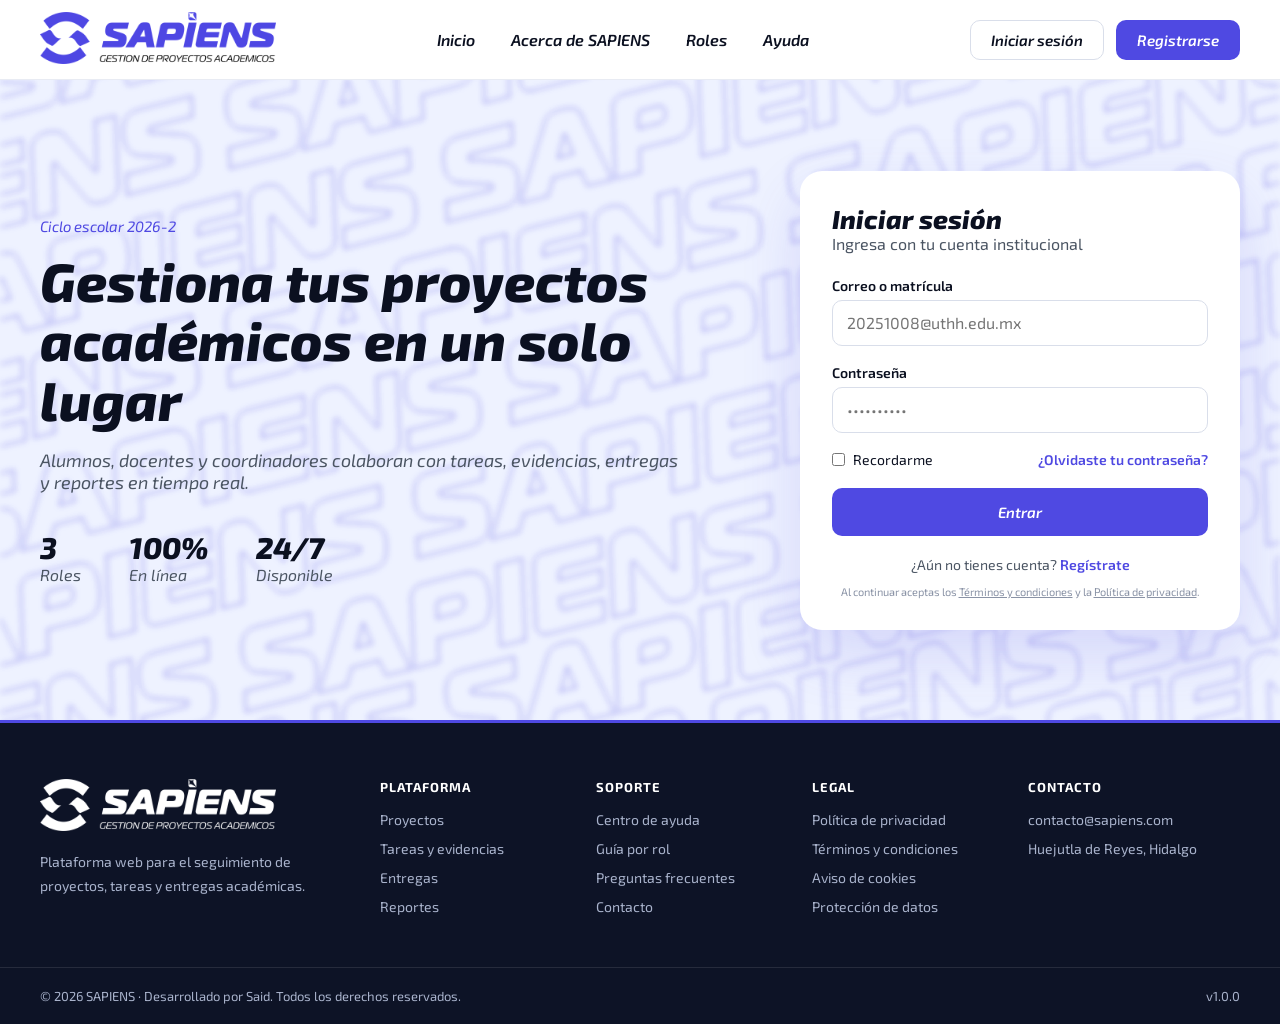
<file: index.html>
<!DOCTYPE html>
<html lang="es">
<head>
  <meta charset="UTF-8">
  <meta name="viewport" content="width=device-width, initial-scale=1.0">
  <title>SAPIENS | Gestión de proyectos académicos</title>
  <link rel="icon" href="assets/img/isotipo.png">
  <link href="https://fonts.googleapis.com/css2?family=Exo+2:ital,wght@0,500;1,600;1,800&display=swap" rel="stylesheet">
  <link rel="stylesheet" href="css/styles.css">
</head>
<body>

  <header class="header">
    <a href="#inicio"><img class="logo" src="assets/img/logo-completo.png" alt="SAPIENS"></a>
    <nav class="nav">
      <a href="#inicio">Inicio</a>
      <a href="acerca.html">Acerca de SAPIENS</a>
      <a href="#roles">Roles</a>
      <a href="#ayuda">Ayuda</a>
    </nav>
    <div class="botones">
      <a href="#login" class="btn btn-claro">Iniciar sesión</a>
      <a href="registro.html" class="btn btn-morado">Registrarse</a>
    </div>
  </header>

  <main class="hero" id="inicio">
    <div class="hero-texto">
      <small>Ciclo escolar 2026-2</small>
      <h1>Gestiona tus proyectos académicos en un solo lugar</h1>
      <p>Alumnos, docentes y coordinadores colaboran con tareas, evidencias, entregas y reportes en tiempo real.</p>
      <div class="stats">
        <div><strong>3</strong><span>Roles</span></div>
        <div><strong>100%</strong><span>En línea</span></div>
        <div><strong>24/7</strong><span>Disponible</span></div>
      </div>
    </div>

    <form class="login" id="login">
      <h2>Iniciar sesión</h2>
      <p class="sub">Ingresa con tu cuenta institucional</p>

      <label for="usuario">Correo o matrícula</label>
      <input type="text" id="usuario" placeholder="20251008@uthh.edu.mx">

      <label for="password">Contraseña</label>
      <input type="password" id="password" placeholder="••••••••••">

      <div class="fila">
        <label class="check"><input type="checkbox"> Recordarme</label>
        <a href="#">¿Olvidaste tu contraseña?</a>
      </div>
      <p id="mensaje" class="mensaje"></p>
      <button type="submit" class="btn btn-morado">Entrar</button>

      <p class="registro">¿Aún no tienes cuenta? <a href="registro.html">Regístrate</a></p>
      <p class="legal">Al continuar aceptas los <a href="#">Términos y condiciones</a> y la <a href="#">Política de privacidad</a>.</p>
    </form>
  </main>

  <footer class="footer">
    <div class="footer-grid">
      <div>
        <img class="logo" src="assets/img/logo-completo-blanco.png" alt="SAPIENS">
        <p>Plataforma web para el seguimiento de proyectos, tareas y entregas académicas.</p>
      </div>
      <div>
        <h3>Plataforma</h3>
        <a href="#">Proyectos</a>
        <a href="#">Tareas y evidencias</a>
        <a href="#">Entregas</a>
        <a href="#">Reportes</a>
      </div>
      <div>
        <h3>Soporte</h3>
        <a href="#ayuda">Centro de ayuda</a>
        <a href="#">Guía por rol</a>
        <a href="#">Preguntas frecuentes</a>
        <a href="#">Contacto</a>
      </div>
      <div>
        <h3>Legal</h3>
        <a href="#">Política de privacidad</a>
        <a href="#">Términos y condiciones</a>
        <a href="#">Aviso de cookies</a>
        <a href="#">Protección de datos</a>
      </div>
      <div>
        <h3>Contacto</h3>
        <a href="mailto:contacto@sapiens.com">contacto@sapiens.com</a>
        <a>Huejutla de Reyes, Hidalgo</a>
      </div>
    </div>
    <div class="footer-fin">
      <span>© 2026 SAPIENS · Desarrollado por Said. Todos los derechos reservados.</span>
      <span>v1.0.0</span>
    </div>
  </footer>
<script src="js/main.js"></script>
</body>
</html>
</file>
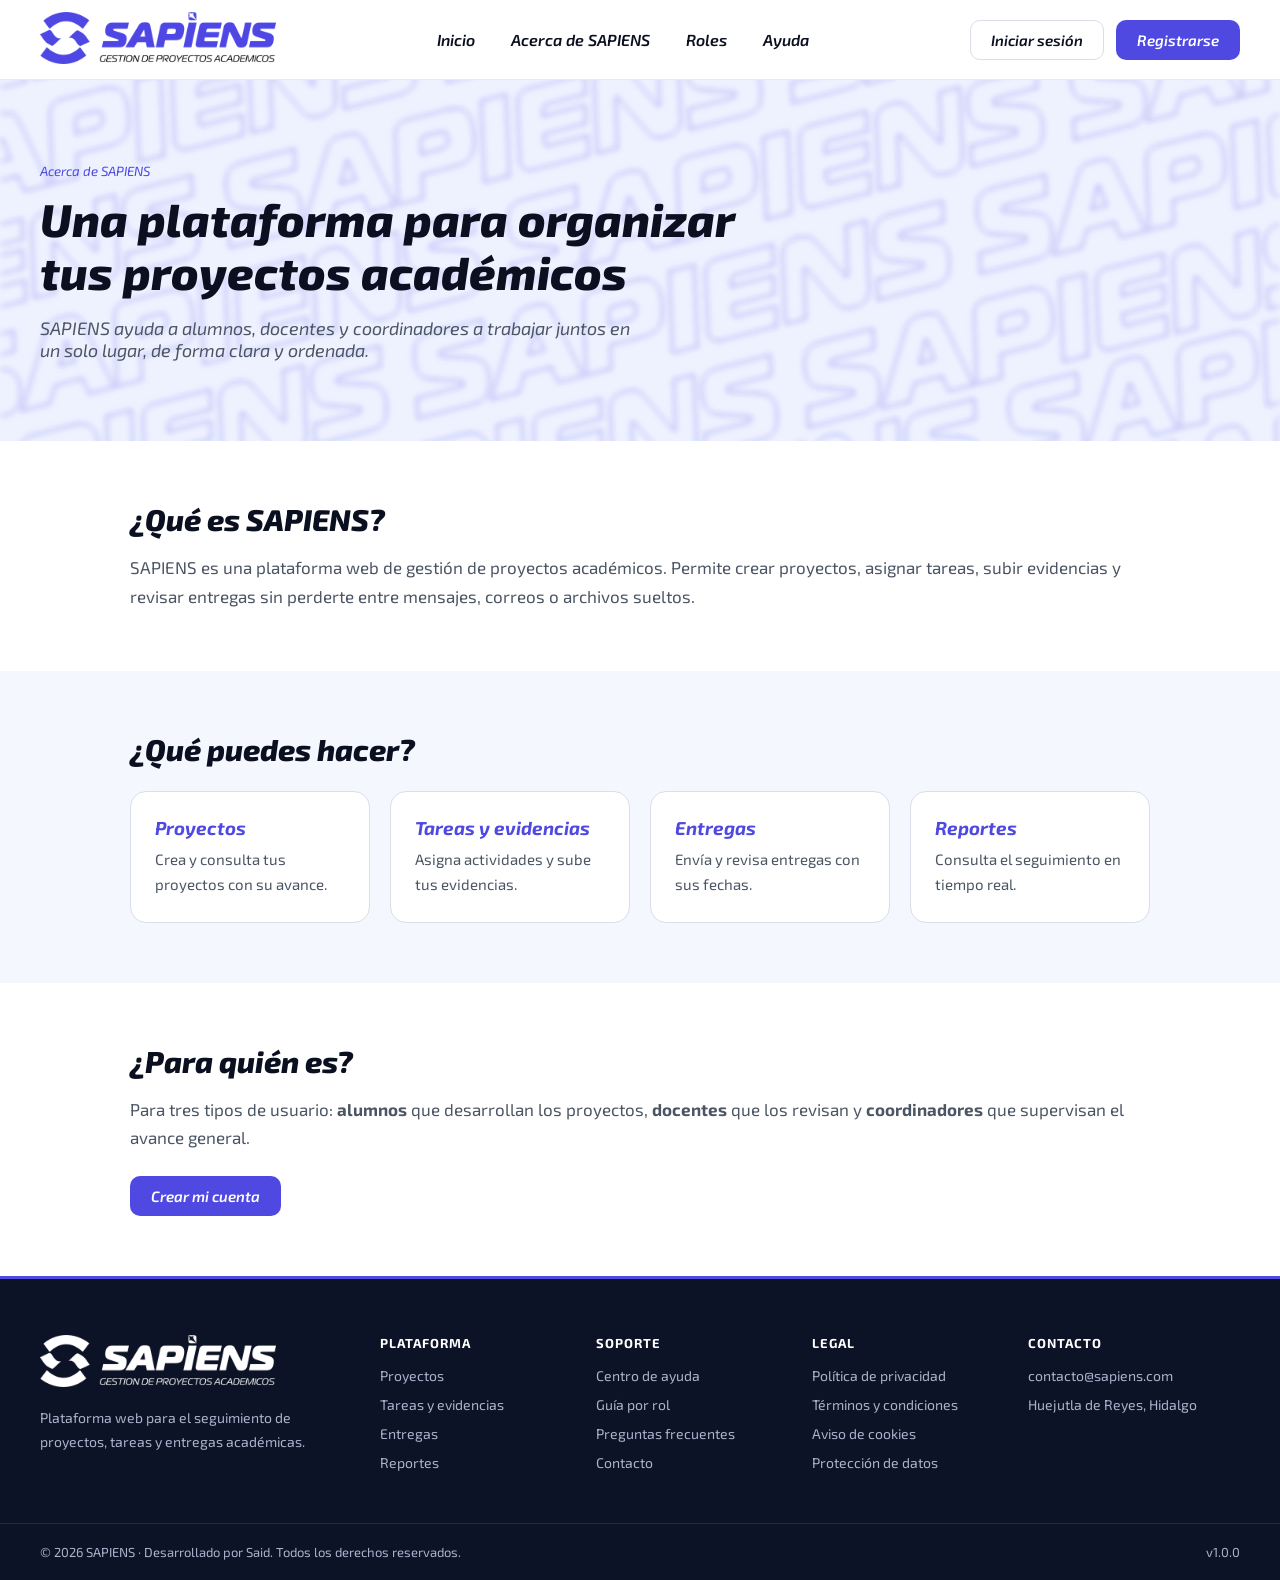
<file: acerca.html>
<!DOCTYPE html>
<html lang="es">
<head>
  <meta charset="UTF-8">
  <meta name="viewport" content="width=device-width, initial-scale=1.0">
  <title>Acerca de SAPIENS</title>
  <link rel="icon" href="assets/img/isotipo.png">
  <link href="https://fonts.googleapis.com/css2?family=Exo+2:ital,wght@0,500;1,600;1,800&display=swap" rel="stylesheet">
  <link rel="stylesheet" href="css/styles.css">
</head>
<body>

  <header class="header">
    <a href="index.html"><img class="logo" src="assets/img/logo-completo.png" alt="SAPIENS"></a>
    <nav class="nav">
      <a href="index.html">Inicio</a>
      <a href="acerca.html">Acerca de SAPIENS</a>
      <a href="roles.html">Roles</a>
      <a href="ayuda.html">Ayuda</a>
    </nav>
    <div class="botones">
      <a href="index.html#login" class="btn btn-claro">Iniciar sesión</a>
      <a href="registro.html" class="btn btn-morado">Registrarse</a>
    </div>
  </header>

  <main>
    <section class="acerca-portada">
      <small>Acerca de SAPIENS</small>
      <h1>Una plataforma para organizar tus proyectos académicos</h1>
      <p>SAPIENS ayuda a alumnos, docentes y coordinadores a trabajar juntos en un solo lugar, de forma clara y ordenada.</p>
    </section>

    <section class="seccion">
      <h2>¿Qué es SAPIENS?</h2>
      <p>
        SAPIENS es una plataforma web de gestión de proyectos académicos.
        Permite crear proyectos, asignar tareas, subir evidencias y revisar
        entregas sin perderte entre mensajes, correos o archivos sueltos.
      </p>
    </section>

    <section class="seccion seccion-gris">
      <h2>¿Qué puedes hacer?</h2>
      <div class="tarjetas">
        <div class="tarjeta">
          <h3>Proyectos</h3>
          <p>Crea y consulta tus proyectos con su avance.</p>
        </div>
        <div class="tarjeta">
          <h3>Tareas y evidencias</h3>
          <p>Asigna actividades y sube tus evidencias.</p>
        </div>
        <div class="tarjeta">
          <h3>Entregas</h3>
          <p>Envía y revisa entregas con sus fechas.</p>
        </div>
        <div class="tarjeta">
          <h3>Reportes</h3>
          <p>Consulta el seguimiento en tiempo real.</p>
        </div>
      </div>
    </section>

    <section class="seccion">
      <h2>¿Para quién es?</h2>
      <p>
        Para tres tipos de usuario: <strong>alumnos</strong> que desarrollan los proyectos,
        <strong>docentes</strong> que los revisan y <strong>coordinadores</strong> que
        supervisan el avance general.
      </p>
      <a href="registro.html" class="btn btn-morado boton-final">Crear mi cuenta</a>
    </section>

  </main>

  <footer class="footer">
    <div class="footer-grid">
      <div>
        <img class="logo" src="assets/img/logo-completo-blanco.png" alt="SAPIENS">
        <p>Plataforma web para el seguimiento de proyectos, tareas y entregas académicas.</p>
      </div>
      <div>
        <h3>Plataforma</h3>
        <a href="#">Proyectos</a>
        <a href="#">Tareas y evidencias</a>
        <a href="#">Entregas</a>
        <a href="#">Reportes</a>
      </div>
      <div>
        <h3>Soporte</h3>
        <a href="ayuda.html">Centro de ayuda</a>
        <a href="#">Guía por rol</a>
        <a href="#">Preguntas frecuentes</a>
        <a href="#">Contacto</a>
      </div>
      <div>
        <h3>Legal</h3>
        <a href="#">Política de privacidad</a>
        <a href="#">Términos y condiciones</a>
        <a href="#">Aviso de cookies</a>
        <a href="#">Protección de datos</a>
      </div>
      <div>
        <h3>Contacto</h3>
        <a href="mailto:contacto@sapiens.com">contacto@sapiens.com</a>
        <a>Huejutla de Reyes, Hidalgo</a>
      </div>
    </div>
    <div class="footer-fin">
      <span>© 2026 SAPIENS · Desarrollado por Said. Todos los derechos reservados.</span>
      <span>v1.0.0</span>
    </div>
  </footer>

</body>
</html>
</file>
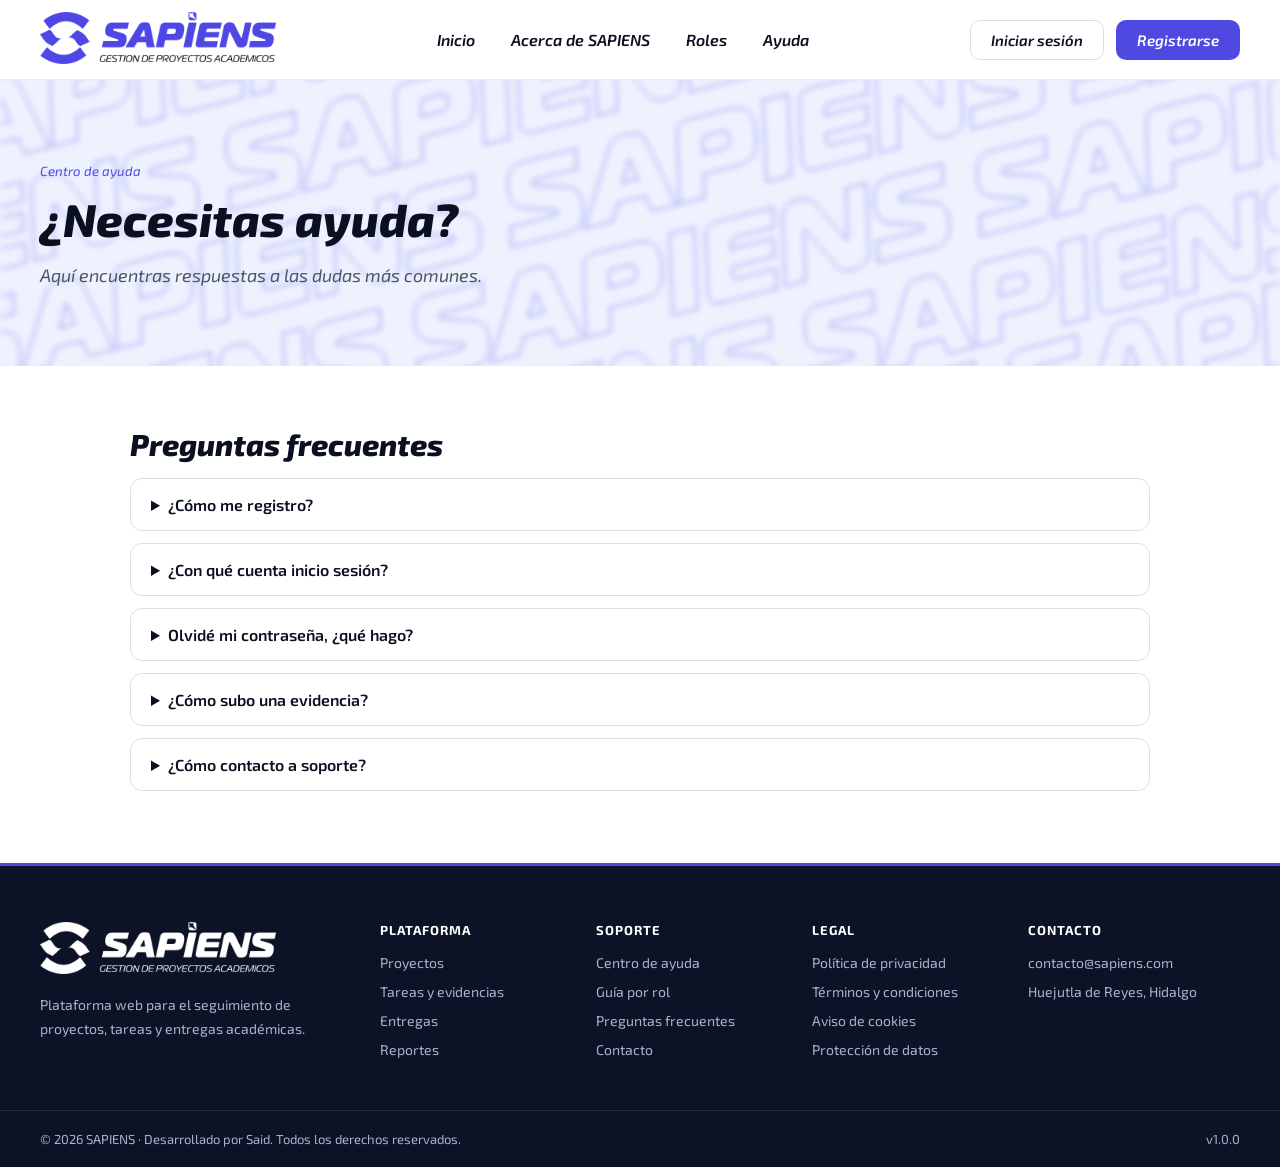
<file: ayuda.html>
<!DOCTYPE html>
<html lang="es">
<head>
  <meta charset="UTF-8">
  <meta name="viewport" content="width=device-width, initial-scale=1.0">
  <title>Ayuda | SAPIENS</title>
  <link rel="icon" href="assets/img/isotipo.png">
  <link href="https://fonts.googleapis.com/css2?family=Exo+2:ital,wght@0,500;1,600;1,800&display=swap" rel="stylesheet">
  <link rel="stylesheet" href="css/styles.css">
</head>
<body>

 
  <header class="header">
    <a href="index.html"><img class="logo" src="assets/img/logo-completo.png" alt="SAPIENS"></a>
    <nav class="nav">
      <a href="index.html">Inicio</a>
      <a href="acerca.html">Acerca de SAPIENS</a>
      <a href="roles.html">Roles</a>
      <a href="ayuda.html">Ayuda</a>
    </nav>
    <div class="botones">
      <a href="index.html#login" class="btn btn-claro">Iniciar sesión</a>
      <a href="registro.html" class="btn btn-morado">Registrarse</a>
    </div>
  </header>


  <main>
    <section class="acerca-portada">
      <small>Centro de ayuda</small>
      <h1>¿Necesitas ayuda?</h1>
      <p>Aquí encuentras respuestas a las dudas más comunes.</p>
    </section>

    <section class="seccion">
      <h2>Preguntas frecuentes</h2>

      <details>
        <summary>¿Cómo me registro?</summary>
        <p>Entra a "Registrarse", elige si eres alumno, docente o coordinador y llena tus datos.</p>
      </details>

      <details>
        <summary>¿Con qué cuenta inicio sesión?</summary>
        <p>Con tu correo institucional o tu matrícula y tu contraseña.</p>
      </details>

      <details>
        <summary>Olvidé mi contraseña, ¿qué hago?</summary>
        <p>En la pantalla de inicio de sesión da clic en "¿Olvidaste tu contraseña?".</p>
      </details>

      <details>
        <summary>¿Cómo subo una evidencia?</summary>
        <p>Abre tu proyecto, entra a la tarea y sube tu archivo en la sección de evidencias.</p>
      </details>

      <details>
        <summary>¿Cómo contacto a soporte?</summary>
        <p>Escríbenos a <a href="mailto:contacto@sapiens.com">contacto@sapiens.com</a>.</p>
      </details>
    </section>
  </main>

  <footer class="footer">
    <div class="footer-grid">
      <div>
        <img class="logo" src="assets/img/logo-completo-blanco.png" alt="SAPIENS">
        <p>Plataforma web para el seguimiento de proyectos, tareas y entregas académicas.</p>
      </div>
      <div>
        <h3>Plataforma</h3>
        <a href="#">Proyectos</a>
        <a href="#">Tareas y evidencias</a>
        <a href="#">Entregas</a>
        <a href="#">Reportes</a>
      </div>
      <div>
        <h3>Soporte</h3>
        <a href="ayuda.html">Centro de ayuda</a>
        <a href="#">Guía por rol</a>
        <a href="#">Preguntas frecuentes</a>
        <a href="#">Contacto</a>
      </div>
      <div>
        <h3>Legal</h3>
        <a href="#">Política de privacidad</a>
        <a href="#">Términos y condiciones</a>
        <a href="#">Aviso de cookies</a>
        <a href="#">Protección de datos</a>
      </div>
      <div>
        <h3>Contacto</h3>
        <a href="mailto:contacto@sapiens.com">contacto@sapiens.com</a>
        <a>Huejutla de Reyes, Hidalgo</a>
      </div>
    </div>
    <div class="footer-fin">
      <span>© 2026 SAPIENS · Desarrollado por Said. Todos los derechos reservados.</span>
      <span>v1.0.0</span>
    </div>
  </footer>
<script src="js/main.js"></script>
</body>
</html>
</file>
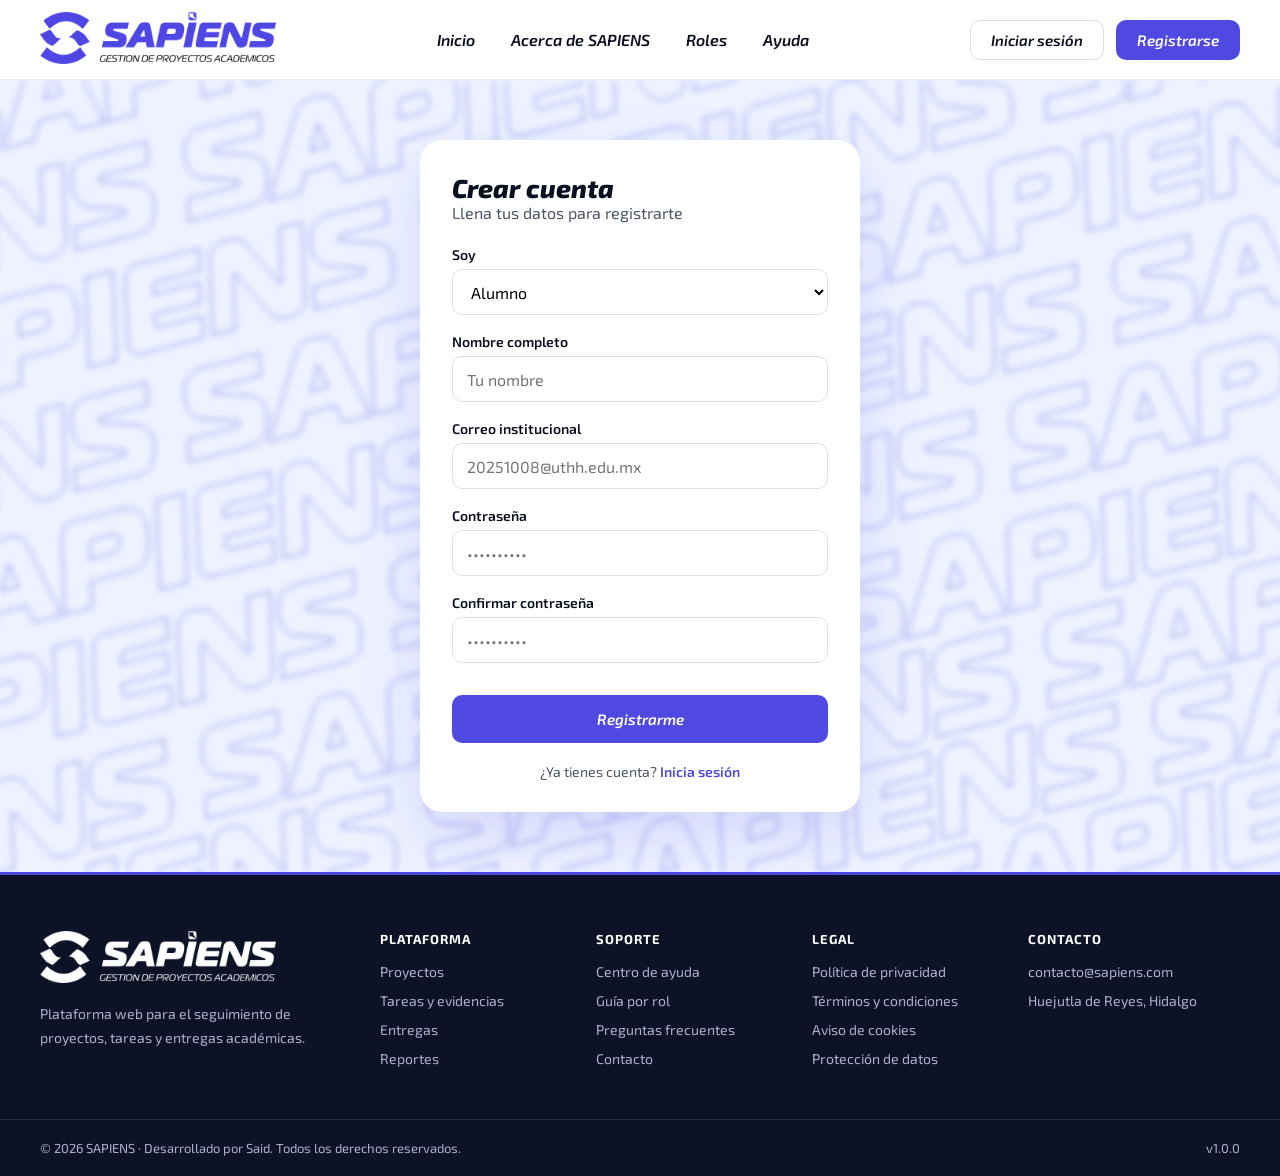
<file: registro.html>
<!DOCTYPE html>
<html lang="es">
<head>
  <meta charset="UTF-8">
  <meta name="viewport" content="width=device-width, initial-scale=1.0">
  <title>Registrarme | SAPIENS</title>
  <link rel="icon" href="assets/img/isotipo.png">
  <link href="https://fonts.googleapis.com/css2?family=Exo+2:ital,wght@0,500;1,600;1,800&display=swap" rel="stylesheet">
  <link rel="stylesheet" href="css/styles.css">
</head>
<body>

  <header class="header">
    <a href="index.html"><img class="logo" src="assets/img/logo-completo.png" alt="SAPIENS"></a>
    <nav class="nav">
      <a href="index.html">Inicio</a>
      <a href="acerca.html">Acerca de SAPIENS</a>
      <a href="roles.html">Roles</a>
      <a href="ayuda.html">Ayuda</a>
    </nav>
    <div class="botones">
      <a href="index.html#login" class="btn btn-claro">Iniciar sesión</a>
      <a href="registro.html" class="btn btn-morado">Registrarse</a>
    </div>
  </header>

  <main class="registro-fondo">
    <form class="login" id="form-registro">
      <h2>Crear cuenta</h2>
      <p class="sub">Llena tus datos para registrarte</p>

      <label for="rol">Soy</label>
      <select id="rol">
        <option>Alumno</option>
        <option>Docente</option>
        <option>Coordinador</option>
      </select>

      <label for="nombre">Nombre completo</label>
      <input type="text" id="nombre" placeholder="Tu nombre">

      <label for="correo">Correo institucional</label>
      <input type="text" id="correo" placeholder="20251008@uthh.edu.mx">

      <label for="pass">Contraseña</label>
      <input type="password" id="pass" placeholder="••••••••••">

      <label for="pass2">Confirmar contraseña</label>
      <input type="password" id="pass2" placeholder="••••••••••">

      <p id="mensaje" class="mensaje"></p>
      <button type="submit" class="btn btn-morado">Registrarme</button>

      <p class="registro">¿Ya tienes cuenta? <a href="index.html#login">Inicia sesión</a></p>
    </form>
  </main>

  <footer class="footer">
    <div class="footer-grid">
      <div>
        <img class="logo" src="assets/img/logo-completo-blanco.png" alt="SAPIENS">
        <p>Plataforma web para el seguimiento de proyectos, tareas y entregas académicas.</p>
      </div>
      <div>
        <h3>Plataforma</h3>
        <a href="#">Proyectos</a>
        <a href="#">Tareas y evidencias</a>
        <a href="#">Entregas</a>
        <a href="#">Reportes</a>
      </div>
      <div>
        <h3>Soporte</h3>
        <a href="ayuda.html">Centro de ayuda</a>
        <a href="#">Guía por rol</a>
        <a href="#">Preguntas frecuentes</a>
        <a href="#">Contacto</a>
      </div>
      <div>
        <h3>Legal</h3>
        <a href="#">Política de privacidad</a>
        <a href="#">Términos y condiciones</a>
        <a href="#">Aviso de cookies</a>
        <a href="#">Protección de datos</a>
      </div>
      <div>
        <h3>Contacto</h3>
        <a href="mailto:contacto@sapiens.com">contacto@sapiens.com</a>
        <a>Huejutla de Reyes, Hidalgo</a>
      </div>
    </div>
    <div class="footer-fin">
      <span>© 2026 SAPIENS · Desarrollado por Said. Todos los derechos reservados.</span>
      <span>v1.0.0</span>
    </div>
  </footer>
<script src="js/main.js"></script>
</body>
</html>
</file>
<file: css/styles.css>
* { margin: 0; padding: 0; box-sizing: border-box; }

:root {
  --morado: #4f49e2;
  --oscuro: #0b1020;
  --gris: #4b5563;
  --borde: #d9deea;
}

body { font-family: "Exo 2", sans-serif; color: var(--gris); }
a { color: inherit; text-decoration: none; }

/* Botones */
.btn {
  display: inline-block;
  padding: 10px 20px;
  border-radius: 10px;
  font: italic 600 15px "Exo 2", sans-serif;
  border: 1px solid transparent;
  cursor: pointer;
}
.btn-morado { background: var(--morado); color: #fff; }
.btn-claro { background: #fff; color: var(--oscuro); border-color: var(--borde); }

/* Header */
.header {
  display: flex;
  align-items: center;
  justify-content: space-between;
  padding: 12px 40px;
  border-bottom: 1px solid #e8ebf3;
}
.logo { height: 52px; }
.nav { display: flex; gap: 36px; }
.nav a { font-style: italic; font-weight: 600; color: var(--oscuro); }
.botones { display: flex; gap: 12px; }

/* Hero */
.hero {
  display: flex;
  align-items: center;
  justify-content: space-between;
  gap: 40px;
  min-height: 640px;
  padding: 60px 40px;
  background: #eef2ff url("../assets/img/fondo-patron.png") center / cover;
}
.hero-texto { max-width: 640px; font-style: italic; }
.hero-texto small { color: var(--morado); font-size: 15px; }
.hero-texto h1 {
  font-size: 54px;
  font-weight: 800;
  line-height: 1.1;
  color: var(--oscuro);
  margin: 16px 0 20px;
}
.hero-texto p { font-size: 18px; margin-bottom: 36px; }

.stats { display: flex; gap: 48px; }
.stats strong { display: block; font-size: 30px; font-weight: 800; color: var(--oscuro); }

/* Login */
.login {
  width: 440px;
  padding: 32px;
  background: #fff;
  border-radius: 22px;
  box-shadow: 0 24px 60px rgba(79, 73, 226, 0.16);
}
.login h2 { font-size: 26px; font-style: italic; font-weight: 800; color: var(--oscuro); }
.sub { margin-bottom: 24px; }
.login label { display: block; margin-bottom: 6px; font-weight: 600; color: var(--oscuro); font-size: 14px; }
.login input[type="text"],
.login input[type="password"] {
  width: 100%;
  height: 46px;
  padding: 0 14px;
  margin-bottom: 18px;
  border: 1px solid var(--borde);
  border-radius: 10px;
  font: inherit;
}
.login input:focus { outline: 2px solid var(--morado); }
.fila { display: flex; justify-content: space-between; margin-bottom: 20px; font-size: 14px; }
.fila a, .registro a { color: var(--morado); font-weight: 600; }
.check { display: flex !important; gap: 8px; font-weight: 400 !important; margin: 0 !important; }
.login .btn { width: 100%; padding: 14px; }
.registro { text-align: center; margin-top: 20px; font-size: 14px; }
.legal { text-align: center; margin-top: 12px; font-size: 11px; color: #8a93a6; }
.legal a { text-decoration: underline; }

/* Footer */
.footer { background: #0d1326; color: #a9b3cc; border-top: 3px solid var(--morado); }
.footer-grid {
  display: grid;
  grid-template-columns: 1.7fr 1fr 1fr 1fr 1.2fr;
  gap: 40px;
  padding: 56px 40px 40px;
}
.footer .logo { margin-bottom: 16px; }
.footer p { font-size: 14px; line-height: 1.7; max-width: 300px; }
.footer h3 { color: #fff; font-size: 13px; letter-spacing: 1px; text-transform: uppercase; margin-bottom: 16px; }
.footer-grid a { display: block; font-size: 14px; margin-bottom: 12px; }
.footer-grid a:hover { color: #fff; }
.footer-fin {
  display: flex;
  justify-content: space-between;
  padding: 20px 40px;
  border-top: 1px solid rgba(255, 255, 255, 0.1);
  font-size: 13px;
}

/* Celular y la tablet */
@media (max-width: 900px) {
  .nav { display: none; }
  .hero { flex-direction: column; align-items: flex-start; padding: 40px 20px; }
  .hero-texto h1 { font-size: 36px; }
  .login { width: 100%; }
  .header, .footer-grid, .footer-fin { padding-left: 20px; padding-right: 20px; }
  .footer-grid { grid-template-columns: 1fr 1fr; }
  .footer-fin { flex-direction: column; gap: 8px; }
}

/* pagina acerca de */
.acerca-portada {
  padding: 80px 40px;
  background: #eef2ff url("../assets/img/fondo-patron.png") center / cover;
  font-style: italic;
}
.acerca-portada small { color: var(--morado); }
.acerca-portada h1 {
  max-width: 750px;
  margin: 14px 0 18px;
  font-size: 46px;
  font-weight: 800;
  line-height: 1.15;
  color: var(--oscuro);
}
.acerca-portada p { max-width: 600px; font-size: 18px; }

.seccion { padding: 60px 40px; max-width: 1100px; margin: 0 auto; }
.seccion h2 { font-size: 30px; font-style: italic; font-weight: 800; color: var(--oscuro); margin-bottom: 16px; }
.seccion p { font-size: 17px; line-height: 1.7; }
.seccion-gris { max-width: none; background: #f5f7ff; }
.seccion-gris > * { max-width: 1020px; margin-left: auto; margin-right: auto; }

.tarjetas { display: grid; grid-template-columns: repeat(4, 1fr); gap: 20px; margin-top: 24px; }
.tarjeta { background: #fff; padding: 24px; border-radius: 16px; border: 1px solid var(--borde); }
.tarjeta h3 { color: var(--morado); font-style: italic; margin-bottom: 8px; }
.tarjeta p { font-size: 15px; }

.boton-final { margin-top: 24px; }

@media (max-width: 900px) {
  .acerca-portada, .seccion { padding: 40px 20px; }
  .acerca-portada h1 { font-size: 32px; }
  .tarjetas { grid-template-columns: 1fr 1fr; }
}
/* ===== Página Registro ===== */
.registro-fondo {
  display: flex;
  justify-content: center;
  padding: 60px 20px;
  background: #eef2ff url("../assets/img/fondo-patron.png") center / cover;
}
.login select {
  width: 100%;
  height: 46px;
  padding: 0 14px;
  margin-bottom: 18px;
  border: 1px solid var(--borde);
  border-radius: 10px;
  font: inherit;
  background: #fff;
}

/* pagina ayuda */
details {
  padding: 16px 20px;
  margin-bottom: 12px;
  border: 1px solid var(--borde);
  border-radius: 12px;
}
summary {
  cursor: pointer;
  font-weight: 600;
  color: var(--oscuro);
}
details p { margin-top: 10px; }
details a { color: var(--morado); font-weight: 600; }
.mensaje { margin-bottom: 14px; font-size: 14px; font-weight: 600; }
.mensaje.ok { color: #16a34a; }
.mensaje.error { color: #dc2626; }

.nav a.activo { color: var(--morado); }
</file>
